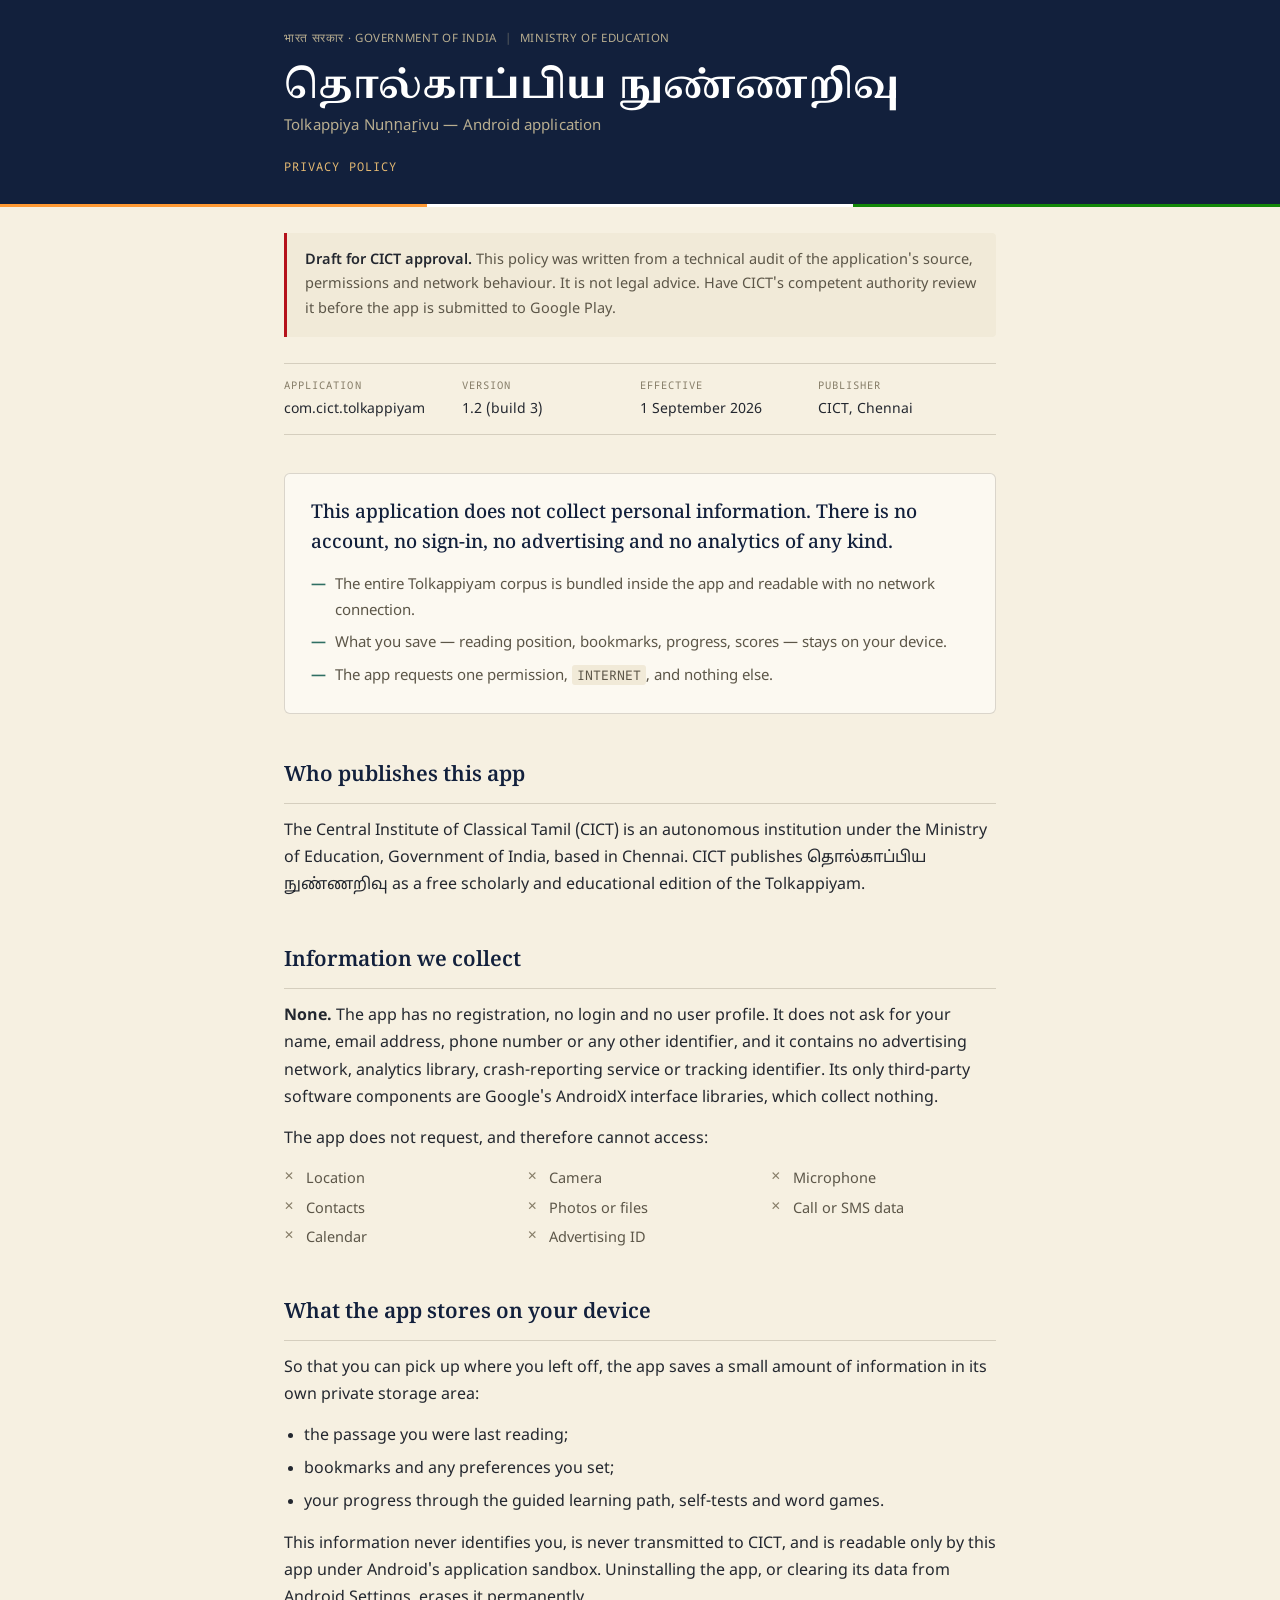
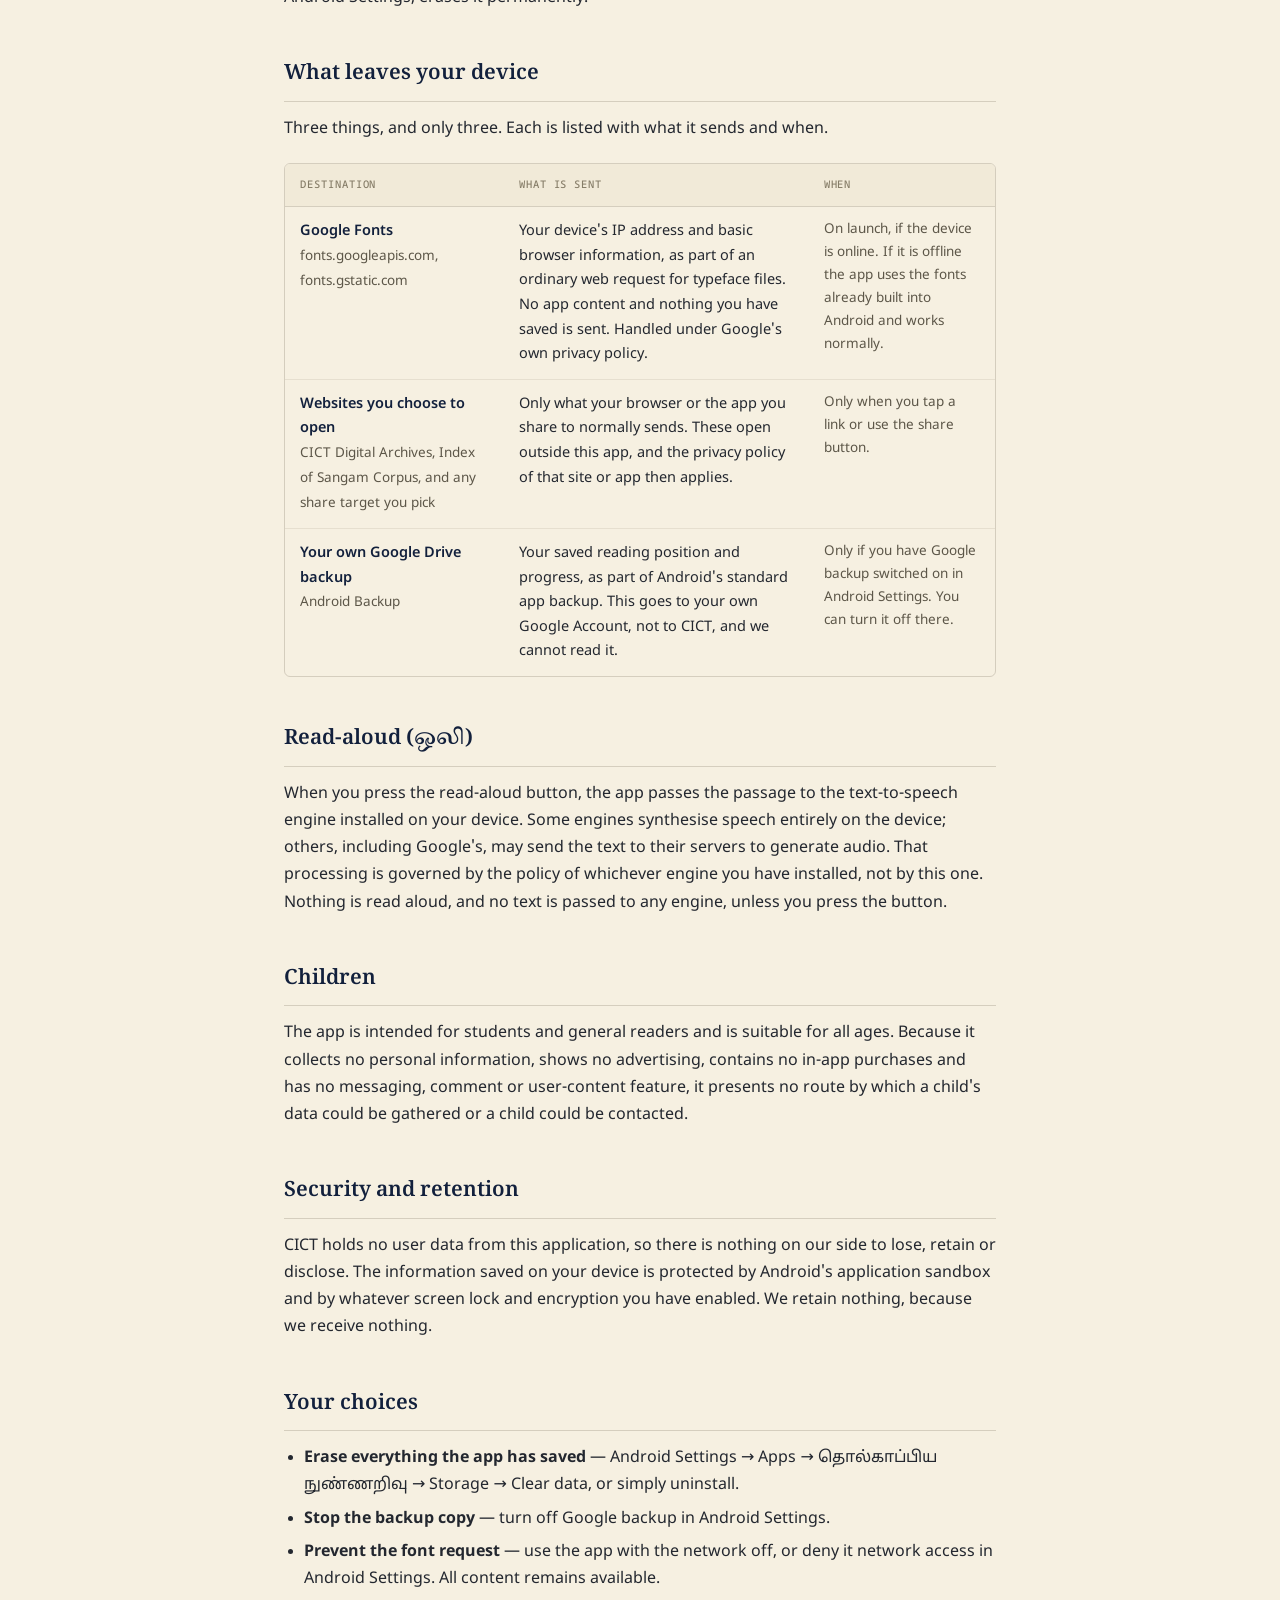
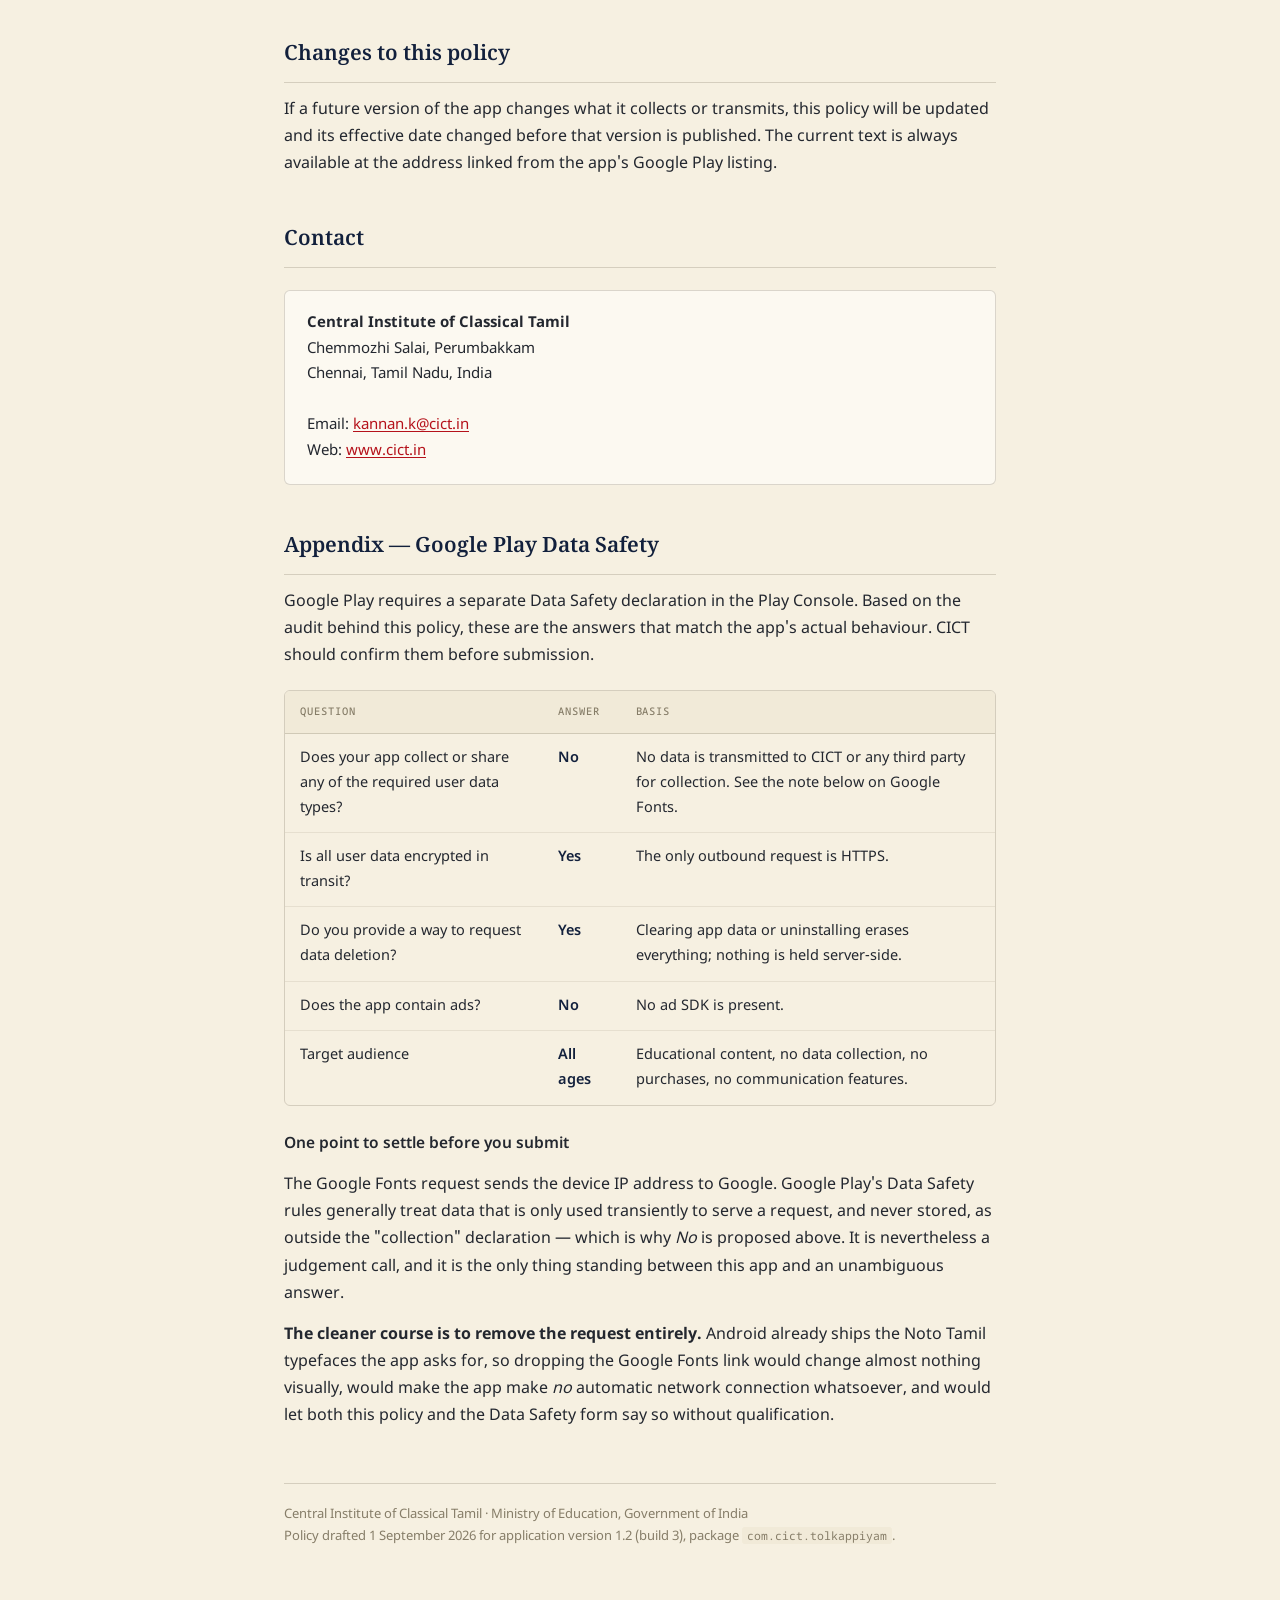
<file: docs/privacy-policy.html>
<!DOCTYPE html>
<html lang="en">
<head>
<meta charset="utf-8">
<meta name="viewport" content="width=device-width, initial-scale=1">
<title>Tolkappiya Nuṇṇaṟivu Privacy Policy · CICT</title>
<meta name="description" content="Privacy policy for the CICT Android application தொல்காப்பிய நுண்ணறிவு (com.cict.tolkappiyam).">
<meta name="robots" content="index,follow">
<link rel="preconnect" href="https://fonts.googleapis.com">
<link href="https://fonts.googleapis.com/css2?family=Noto+Sans+Tamil:wght@400;500;600&family=Noto+Serif+Tamil:wght@500;600;700&family=Noto+Sans+Mono:wght@400;500&display=swap" rel="stylesheet">
<style>
  :root{
    --ground:#F6F0E1; --surface:#FCF9F1; --surface-2:#F1EAD8;
    --ink:#12203C; --text:#23272F; --muted:#5C5648; --faint:#867D68;
    --rule:rgba(40,30,10,.16); --rule-soft:rgba(40,30,10,.08);
    --accent:#B5121B; --ochre:#8A5D1C; --good:#2F6F63;
    --on-ink:#E9DFC4; --on-ink-dim:#B9AE90;
    --serif:'Noto Serif Tamil',Georgia,serif;
    --sans:'Noto Sans Tamil','Segoe UI',system-ui,sans-serif;
    --mono:'Noto Sans Mono',ui-monospace,Consolas,monospace;
  }
  @media (prefers-color-scheme:dark){
    :root:not([data-theme="light"]){
      --ground:#12151B; --surface:#1B1E24; --surface-2:#232730;
      --ink:#E9E3D2; --text:#E4DECD; --muted:#A79E88; --faint:#8A8268;
      --rule:rgba(220,200,150,.18); --rule-soft:rgba(220,200,150,.09);
      --accent:#E8897C; --ochre:#D2A45E; --good:#5FA394;
      --on-ink:#E9DFC4; --on-ink-dim:#B9AE90;
    }
  }
  :root[data-theme="dark"]{
    --ground:#12151B; --surface:#1B1E24; --surface-2:#232730;
    --ink:#E9E3D2; --text:#E4DECD; --muted:#A79E88; --faint:#8A8268;
    --rule:rgba(220,200,150,.18); --rule-soft:rgba(220,200,150,.09);
    --accent:#E8897C; --ochre:#D2A45E; --good:#5FA394;
    --on-ink:#E9DFC4; --on-ink-dim:#B9AE90;
  }

  *{box-sizing:border-box}
  body{
    margin:0; background:var(--ground); color:var(--text);
    font-family:var(--sans); font-size:16px; line-height:1.7;
    -webkit-font-smoothing:antialiased;
  }
  .wrap{max-width:760px; margin:0 auto; padding:0 24px 88px}

  /* ---- masthead ---- */
  .mast{background:#12203C; color:var(--on-ink)}
  .mast-in{max-width:760px; margin:0 auto; padding:30px 24px 26px}
  .gov{font-size:11.5px; letter-spacing:.055em; text-transform:uppercase;
       color:var(--on-ink-dim); display:flex; flex-wrap:wrap; gap:8px; align-items:center}
  .gov .dot{opacity:.45}
  .mast h1{
    font-family:var(--serif); font-weight:700; font-size:clamp(27px,5.2vw,38px);
    line-height:1.22; margin:14px 0 4px; color:#fff; text-wrap:balance;
  }
  .mast .en{font-size:15px; color:var(--on-ink-dim); letter-spacing:.01em}
  .mast .kind{
    margin-top:18px; font-family:var(--mono); font-size:12px;
    letter-spacing:.09em; text-transform:uppercase; color:#E3B872;
  }
  .tricolour{height:3px; display:flex}
  .tricolour i{flex:1}
  .tricolour i:nth-child(1){background:#FF9933}
  .tricolour i:nth-child(2){background:#FFFFFF}
  .tricolour i:nth-child(3){background:#138808}

  /* ---- draft notice ---- */
  .notice{
    margin:26px 0 0; padding:15px 18px; background:var(--surface-2);
    border-left:3px solid var(--accent); border-radius:0 4px 4px 0;
    font-size:14.5px; color:var(--muted);
  }
  .notice strong{color:var(--text); font-weight:600}

  /* ---- meta strip ---- */
  .meta{
    margin-top:26px; border-top:1px solid var(--rule); border-bottom:1px solid var(--rule);
    display:grid; grid-template-columns:repeat(auto-fit,minmax(150px,1fr)); gap:0;
  }
  .meta div{padding:13px 16px 13px 0}
  .meta dt{
    font-family:var(--mono); font-size:10.5px; letter-spacing:.1em;
    text-transform:uppercase; color:var(--faint); margin-bottom:3px;
  }
  .meta dd{margin:0; font-size:14px; color:var(--text); font-variant-numeric:tabular-nums}

  /* ---- headline summary ---- */
  .summary{
    margin:38px 0 8px; padding:24px 26px; background:var(--surface);
    border:1px solid var(--rule); border-radius:6px;
  }
  .summary p{margin:0; font-family:var(--serif); font-weight:500;
    font-size:19px; line-height:1.55; color:var(--ink); text-wrap:balance}
  .summary ul{margin:16px 0 0; padding:0; list-style:none;
    display:flex; flex-direction:column; gap:7px}
  .summary li{position:relative; padding-left:24px; font-size:15px; color:var(--muted)}
  .summary li::before{
    content:"—"; position:absolute; left:0; top:0; color:var(--good); font-weight:600;
  }

  /* ---- sections ---- */
  section{margin-top:44px}
  h2{
    font-family:var(--serif); font-weight:600; font-size:21px; color:var(--ink);
    margin:0 0 4px; padding-bottom:9px; border-bottom:1px solid var(--rule);
    text-wrap:balance;
  }
  h3{font-family:var(--sans); font-weight:600; font-size:15.5px;
     color:var(--text); margin:26px 0 6px}
  p{margin:14px 0}
  a{color:var(--accent); text-decoration-thickness:1px; text-underline-offset:2px}
  a:focus-visible{outline:2px solid var(--accent); outline-offset:3px; border-radius:2px}
  ul.plain{margin:14px 0; padding-left:20px}
  ul.plain li{margin:6px 0}
  code{font-family:var(--mono); font-size:.88em; background:var(--surface-2);
       padding:1px 5px; border-radius:3px}

  /* ---- tables ---- */
  .tw{overflow-x:auto; margin:20px 0; border:1px solid var(--rule); border-radius:6px}
  table{border-collapse:collapse; width:100%; min-width:520px; font-size:14.5px}
  th,td{text-align:left; padding:12px 15px; vertical-align:top;
        border-bottom:1px solid var(--rule-soft)}
  thead th{
    background:var(--surface-2); font-family:var(--mono); font-weight:500;
    font-size:10.5px; letter-spacing:.09em; text-transform:uppercase; color:var(--faint);
    border-bottom:1px solid var(--rule);
  }
  tbody tr:last-child td{border-bottom:none}
  td strong{font-weight:600; color:var(--ink)}
  .when{color:var(--muted); font-size:13.5px}

  .no-list{margin:14px 0; padding:0; list-style:none;
    display:grid; grid-template-columns:repeat(auto-fit,minmax(190px,1fr)); gap:5px 18px}
  .no-list li{position:relative; padding-left:22px; font-size:14.5px; color:var(--muted)}
  .no-list li::before{content:"✕"; position:absolute; left:0; color:var(--faint); font-size:12px}

  .contact{
    margin-top:22px; padding:20px 22px; background:var(--surface);
    border:1px solid var(--rule); border-radius:6px; font-size:15px;
  }
  .fill{background:rgba(181,18,27,.1); border-bottom:1px dashed var(--accent);
        padding:0 4px; color:var(--accent); font-weight:600}
  :root[data-theme="dark"] .fill,
  :root:not([data-theme="light"]) .fill{background:rgba(232,137,124,.14)}

  footer{margin-top:52px; padding-top:20px; border-top:1px solid var(--rule);
         font-size:13px; color:var(--faint)}
  @media (prefers-reduced-motion:reduce){*{transition:none!important;animation:none!important}}
</style>
</head>
<body>
<link rel="preconnect" href="https://fonts.gstatic.com" crossorigin>
<header class="mast">
  <div class="mast-in">
    <div class="gov">
      <span>भारत सरकार · Government of India</span><span class="dot">|</span>
      <span>Ministry of Education</span>
    </div>
    <h1>தொல்காப்பிய நுண்ணறிவு</h1>
    <div class="en">Tolkappiya Nuṇṇaṟivu — Android application</div>
    <div class="kind">Privacy Policy</div>
  </div>
</header>
<div class="tricolour"><i></i><i></i><i></i></div>

<div class="wrap">

  <div class="notice">
    <strong>Draft for CICT approval.</strong> This policy was written from a technical audit
    of the application's source, permissions and network behaviour. It is not legal advice.
    Have CICT's competent authority review it before the app is submitted to Google Play.
  </div>

  <dl class="meta">
    <div><dt>Application</dt><dd>com.cict.tolkappiyam</dd></div>
    <div><dt>Version</dt><dd>1.2 (build 3)</dd></div>
    <div><dt>Effective</dt><dd>1 September 2026</dd></div>
    <div><dt>Publisher</dt><dd>CICT, Chennai</dd></div>
  </dl>

  <div class="summary">
    <p>This application does not collect personal information. There is no account, no
    sign-in, no advertising and no analytics of any kind.</p>
    <ul>
      <li>The entire Tolkappiyam corpus is bundled inside the app and readable with no network connection.</li>
      <li>What you save — reading position, bookmarks, progress, scores — stays on your device.</li>
      <li>The app requests one permission, <code>INTERNET</code>, and nothing else.</li>
    </ul>
  </div>

  <section>
    <h2>Who publishes this app</h2>
    <p>The Central Institute of Classical Tamil (CICT) is an autonomous institution under the
    Ministry of Education, Government of India, based in Chennai. CICT publishes
    தொல்காப்பிய நுண்ணறிவு as a free scholarly and educational edition of the Tolkappiyam.</p>
  </section>

  <section>
    <h2>Information we collect</h2>
    <p><strong>None.</strong> The app has no registration, no login and no user profile. It does
    not ask for your name, email address, phone number or any other identifier, and it contains
    no advertising network, analytics library, crash-reporting service or tracking identifier.
    Its only third-party software components are Google's AndroidX interface libraries, which
    collect nothing.</p>
    <p>The app does not request, and therefore cannot access:</p>
    <ul class="no-list">
      <li>Location</li><li>Camera</li><li>Microphone</li><li>Contacts</li>
      <li>Photos or files</li><li>Call or SMS data</li><li>Calendar</li>
      <li>Advertising ID</li>
    </ul>
  </section>

  <section>
    <h2>What the app stores on your device</h2>
    <p>So that you can pick up where you left off, the app saves a small amount of information
    in its own private storage area:</p>
    <ul class="plain">
      <li>the passage you were last reading;</li>
      <li>bookmarks and any preferences you set;</li>
      <li>your progress through the guided learning path, self-tests and word games.</li>
    </ul>
    <p>This information never identifies you, is never transmitted to CICT, and is readable
    only by this app under Android's application sandbox. Uninstalling the app, or clearing its
    data from Android Settings, erases it permanently.</p>
  </section>

  <section>
    <h2>What leaves your device</h2>
    <p>Three things, and only three. Each is listed with what it sends and when.</p>
    <div class="tw">
      <table>
        <thead>
          <tr><th>Destination</th><th>What is sent</th><th>When</th></tr>
        </thead>
        <tbody>
          <tr>
            <td><strong>Google Fonts</strong><br><span class="when">fonts.googleapis.com, fonts.gstatic.com</span></td>
            <td>Your device's IP address and basic browser information, as part of an ordinary
                web request for typeface files. No app content and nothing you have saved is sent.
                Handled under Google's own privacy policy.</td>
            <td class="when">On launch, if the device is online. If it is offline the app uses the
                fonts already built into Android and works normally.</td>
          </tr>
          <tr>
            <td><strong>Websites you choose to open</strong><br><span class="when">CICT Digital Archives, Index of Sangam Corpus, and any share target you pick</span></td>
            <td>Only what your browser or the app you share to normally sends. These open outside
                this app, and the privacy policy of that site or app then applies.</td>
            <td class="when">Only when you tap a link or use the share button.</td>
          </tr>
          <tr>
            <td><strong>Your own Google Drive backup</strong><br><span class="when">Android Backup</span></td>
            <td>Your saved reading position and progress, as part of Android's standard app
                backup. This goes to your own Google Account, not to CICT, and we cannot read it.</td>
            <td class="when">Only if you have Google backup switched on in Android Settings. You
                can turn it off there.</td>
          </tr>
        </tbody>
      </table>
    </div>
  </section>

  <section>
    <h2>Read-aloud (ஒலி)</h2>
    <p>When you press the read-aloud button, the app passes the passage to the text-to-speech
    engine installed on your device. Some engines synthesise speech entirely on the device;
    others, including Google's, may send the text to their servers to generate audio. That
    processing is governed by the policy of whichever engine you have installed, not by this
    one. Nothing is read aloud, and no text is passed to any engine, unless you press the button.</p>
  </section>

  <section>
    <h2>Children</h2>
    <p>The app is intended for students and general readers and is suitable for all ages. Because
    it collects no personal information, shows no advertising, contains no in-app purchases and
    has no messaging, comment or user-content feature, it presents no route by which a child's
    data could be gathered or a child could be contacted.</p>
  </section>

  <section>
    <h2>Security and retention</h2>
    <p>CICT holds no user data from this application, so there is nothing on our side to lose,
    retain or disclose. The information saved on your device is protected by Android's
    application sandbox and by whatever screen lock and encryption you have enabled. We retain
    nothing, because we receive nothing.</p>
  </section>

  <section>
    <h2>Your choices</h2>
    <ul class="plain">
      <li><strong>Erase everything the app has saved</strong> — Android Settings → Apps →
      தொல்காப்பிய நுண்ணறிவு → Storage → Clear data, or simply uninstall.</li>
      <li><strong>Stop the backup copy</strong> — turn off Google backup in Android Settings.</li>
      <li><strong>Prevent the font request</strong> — use the app with the network off, or deny
      it network access in Android Settings. All content remains available.</li>
    </ul>
  </section>

  <section>
    <h2>Changes to this policy</h2>
    <p>If a future version of the app changes what it collects or transmits, this policy will be
    updated and its effective date changed before that version is published. The current text is
    always available at the address linked from the app's Google Play listing.</p>
  </section>

  <section>
    <h2>Contact</h2>
    <div class="contact">
      <strong>Central Institute of Classical Tamil</strong><br>
      Chemmozhi Salai, Perumbakkam<br>
      Chennai, Tamil Nadu, India<br><br>
      Email: <a href="mailto:kannan.k@cict.in">kannan.k@cict.in</a><br>
      Web: <a href="https://www.cict.in">www.cict.in</a>
    </div>
  </section>

  <section>
    <h2>Appendix — Google Play Data Safety</h2>
    <p>Google Play requires a separate Data Safety declaration in the Play Console. Based on the
    audit behind this policy, these are the answers that match the app's actual behaviour. CICT
    should confirm them before submission.</p>
    <div class="tw">
      <table>
        <thead><tr><th>Question</th><th>Answer</th><th>Basis</th></tr></thead>
        <tbody>
          <tr><td>Does your app collect or share any of the required user data types?</td>
              <td><strong>No</strong></td>
              <td>No data is transmitted to CICT or any third party for collection. See the note below on Google Fonts.</td></tr>
          <tr><td>Is all user data encrypted in transit?</td><td><strong>Yes</strong></td>
              <td>The only outbound request is HTTPS.</td></tr>
          <tr><td>Do you provide a way to request data deletion?</td><td><strong>Yes</strong></td>
              <td>Clearing app data or uninstalling erases everything; nothing is held server-side.</td></tr>
          <tr><td>Does the app contain ads?</td><td><strong>No</strong></td><td>No ad SDK is present.</td></tr>
          <tr><td>Target audience</td><td><strong>All ages</strong></td>
              <td>Educational content, no data collection, no purchases, no communication features.</td></tr>
        </tbody>
      </table>
    </div>
    <h3>One point to settle before you submit</h3>
    <p>The Google Fonts request sends the device IP address to Google. Google Play's Data Safety
    rules generally treat data that is only used transiently to serve a request, and never
    stored, as outside the "collection" declaration — which is why <em>No</em> is proposed above.
    It is nevertheless a judgement call, and it is the only thing standing between this app and
    an unambiguous answer.</p>
    <p><strong>The cleaner course is to remove the request entirely.</strong> Android already
    ships the Noto Tamil typefaces the app asks for, so dropping the Google Fonts link would
    change almost nothing visually, would make the app make <em>no</em> automatic network
    connection whatsoever, and would let both this policy and the Data Safety form say so without
    qualification.</p>
  </section>

  <footer>
    Central Institute of Classical Tamil · Ministry of Education, Government of India<br>
    Policy drafted 1 September 2026 for application version 1.2 (build 3), package
    <code>com.cict.tolkappiyam</code>.
  </footer>
</div>
</body>
</html>
</file>
